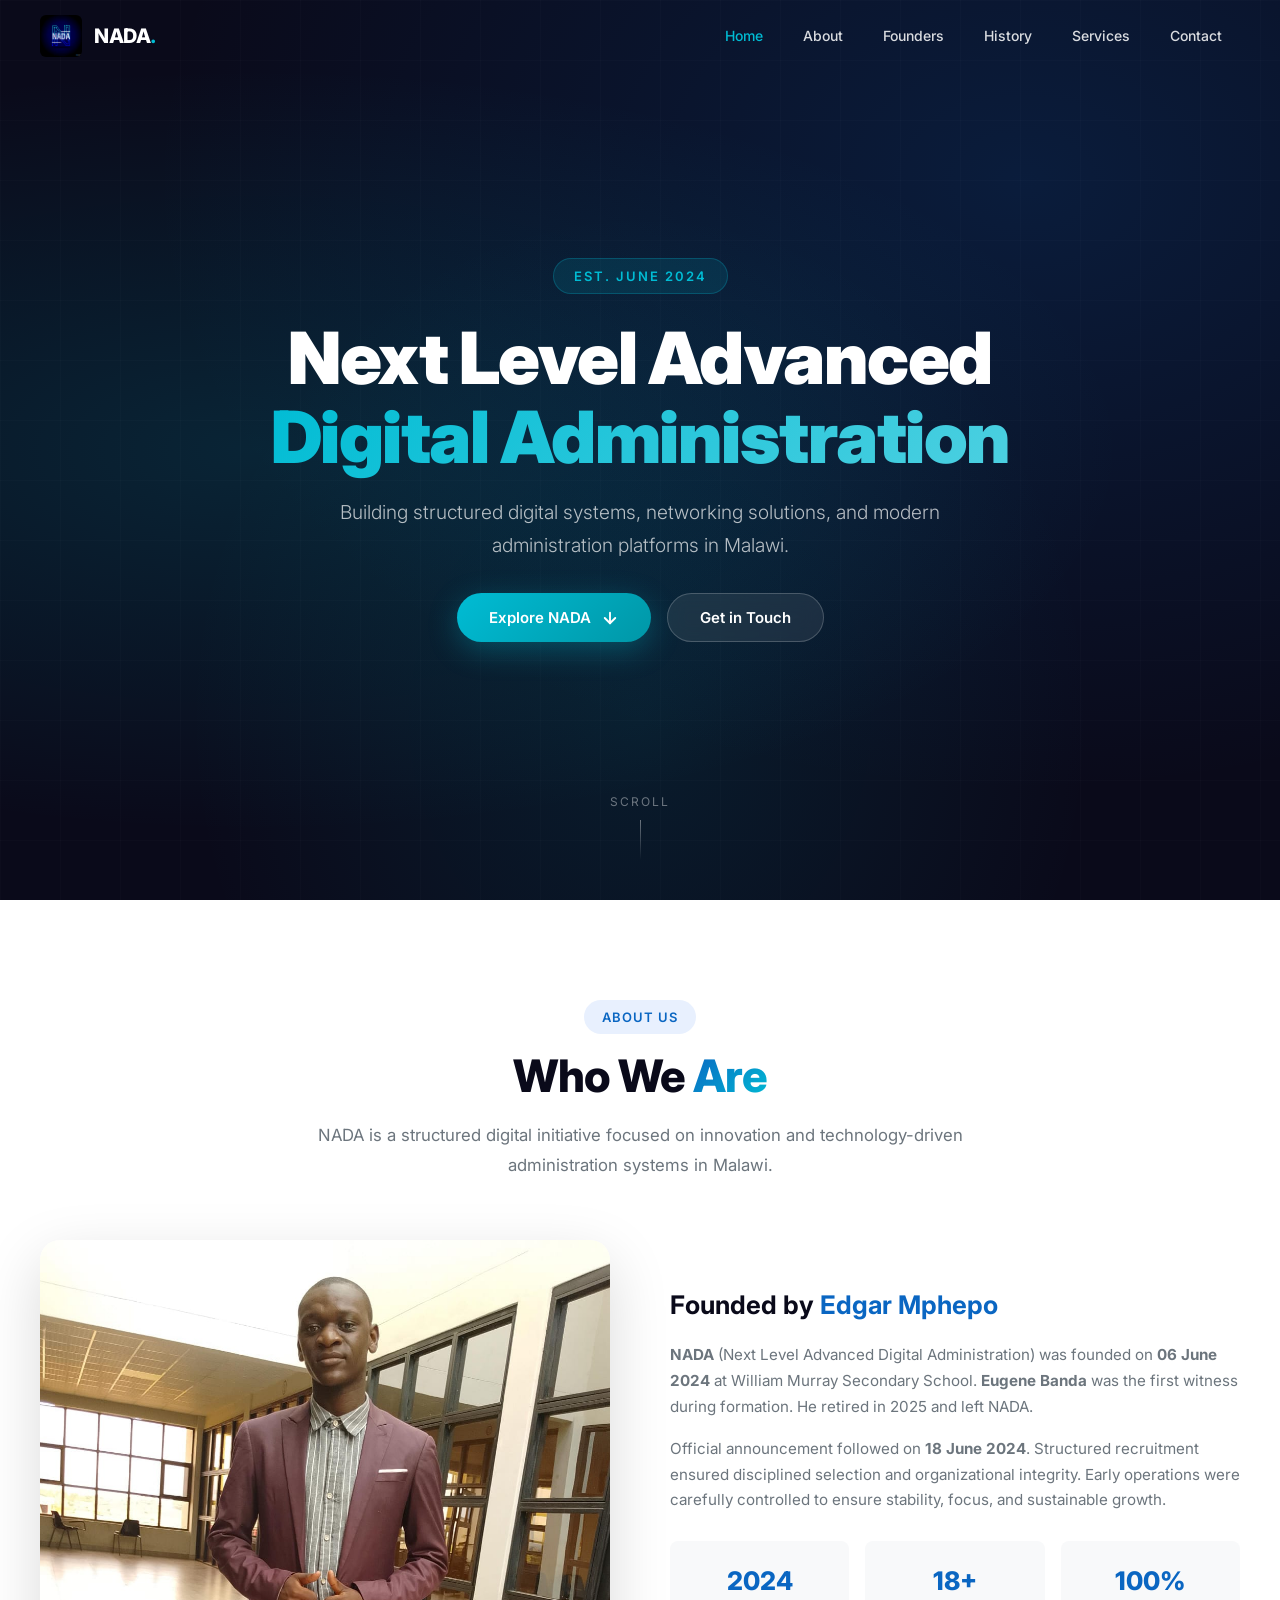
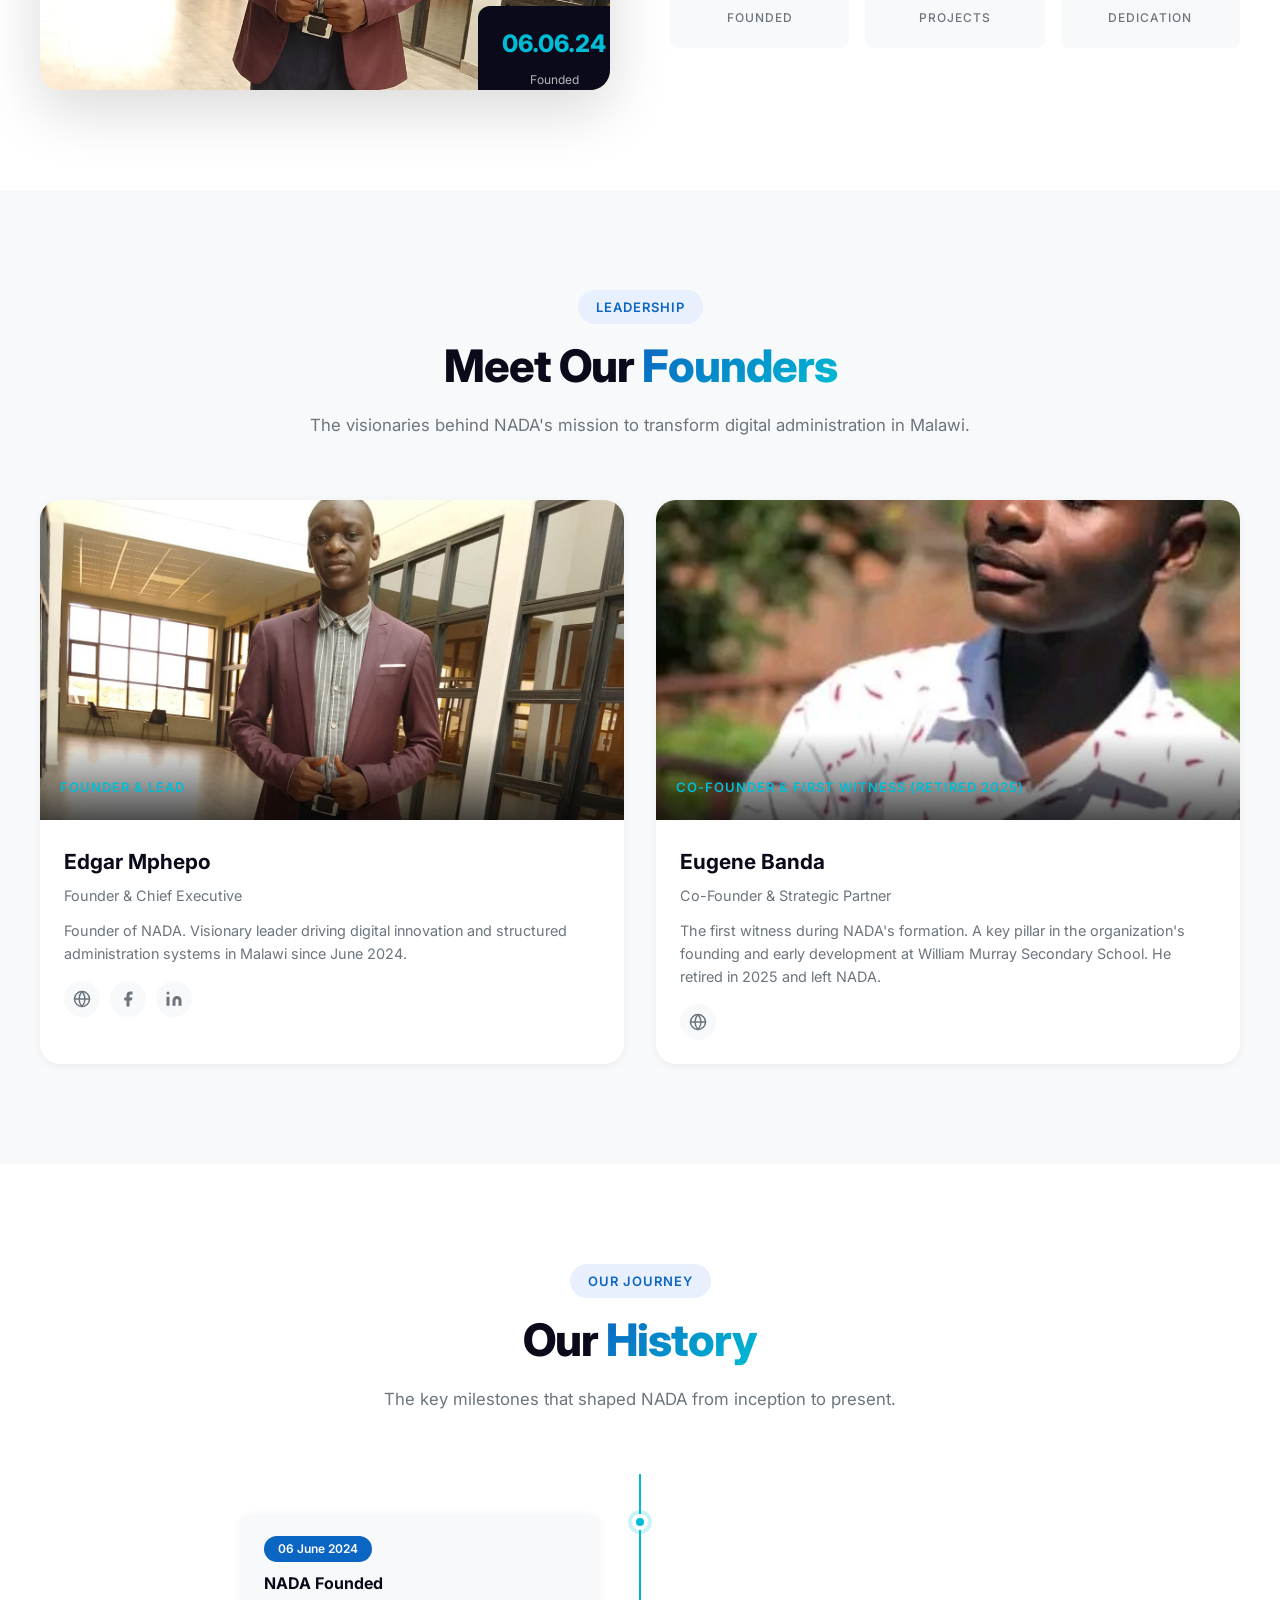
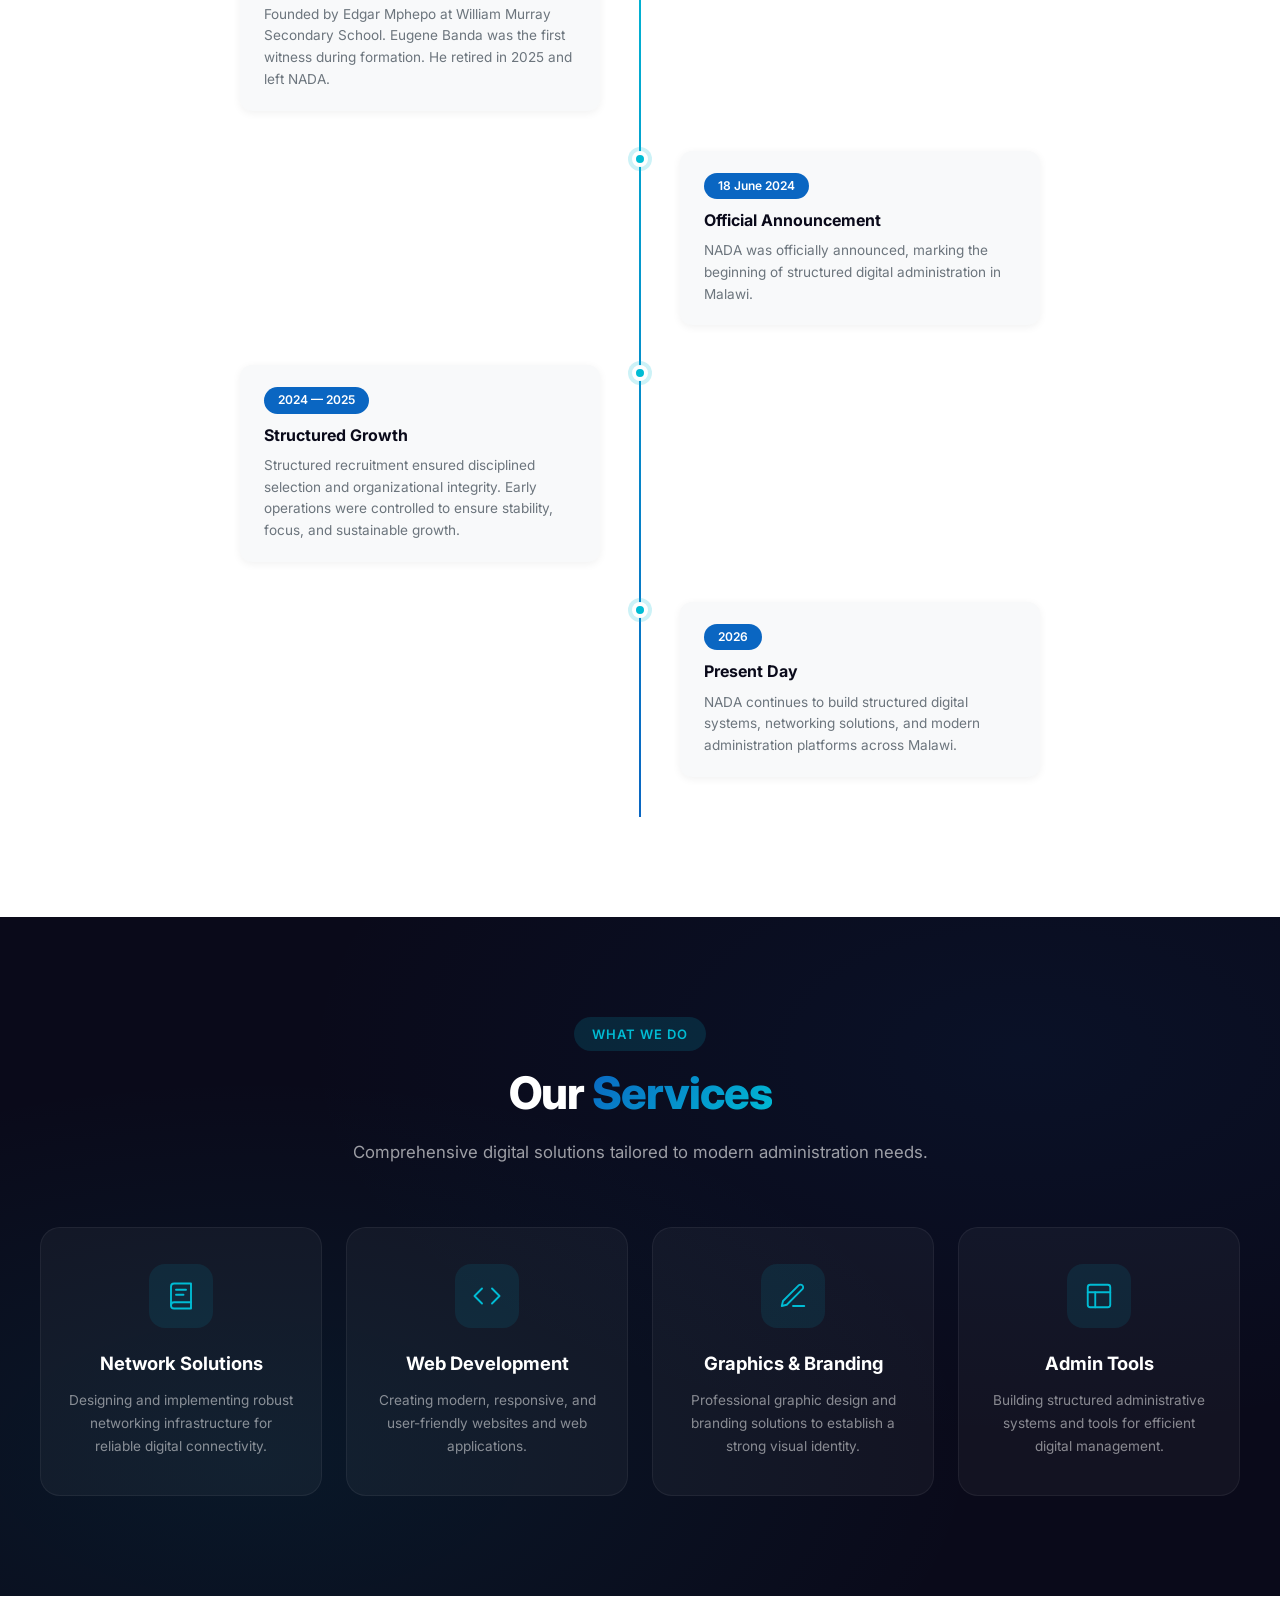
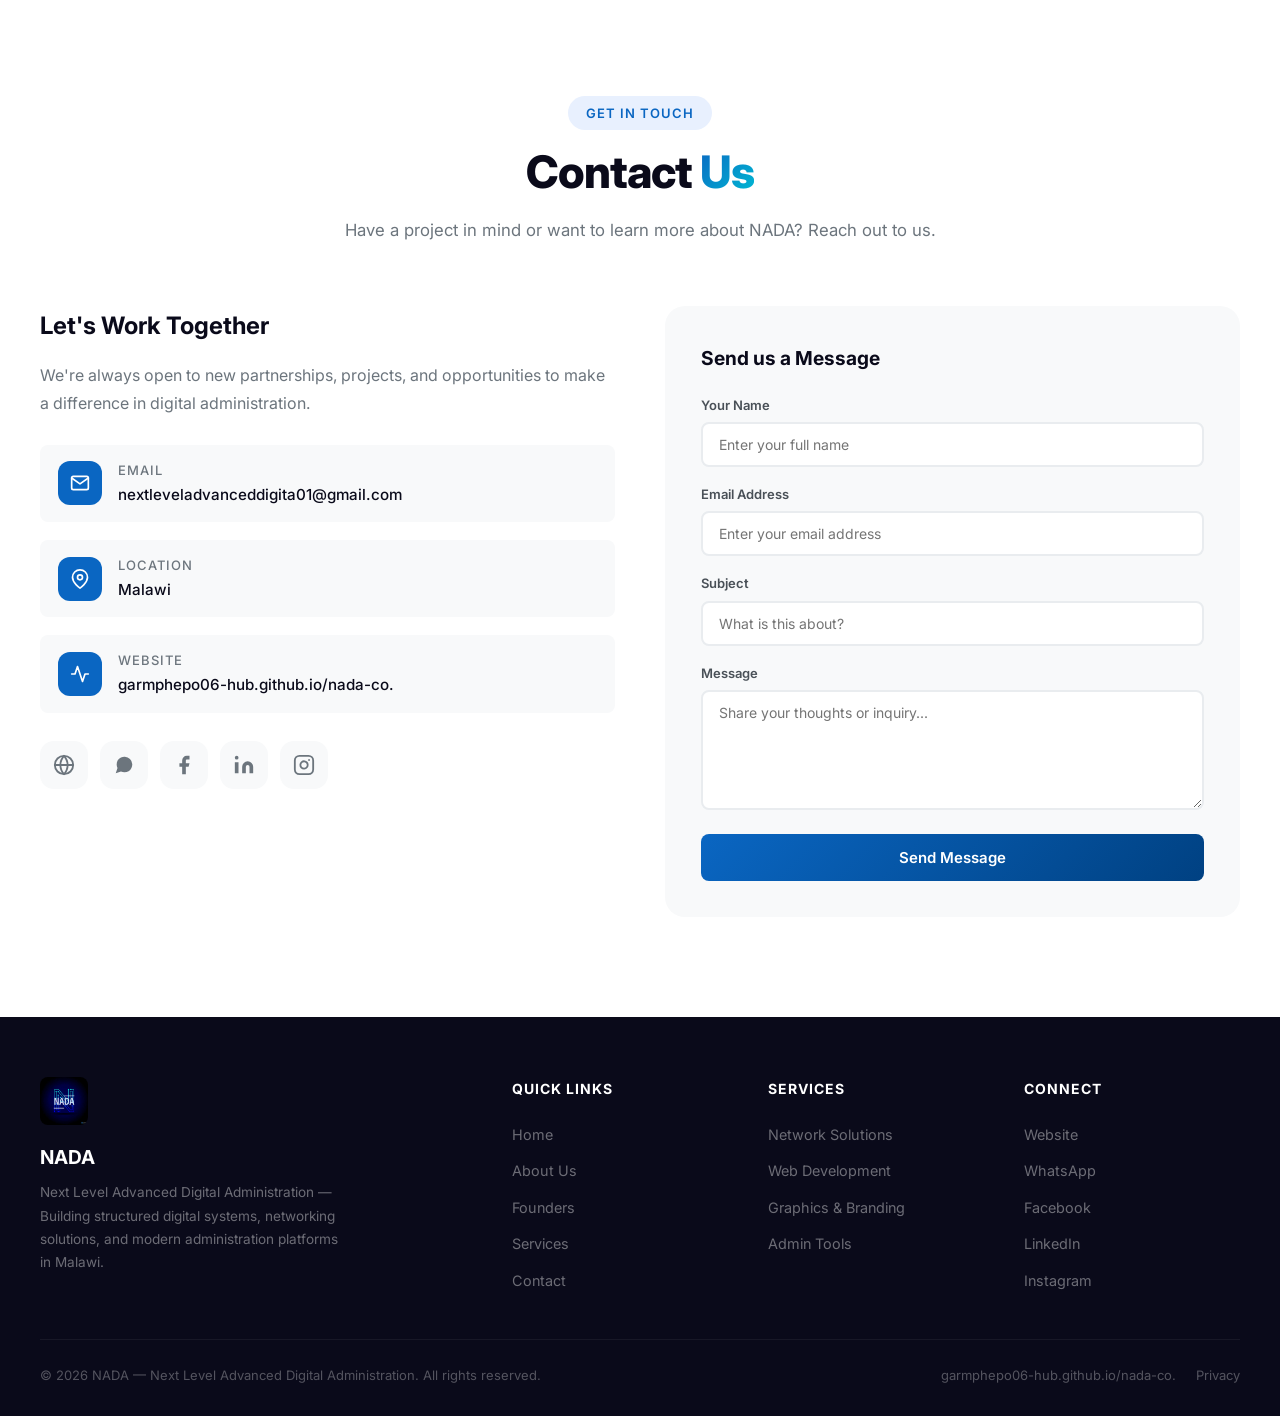
<file: index.html>
<!DOCTYPE html>
<html lang="en">
<head>
<meta charset="UTF-8">
<title>NADA — Next Level Advanced Digital Administration</title>
<meta name="viewport" content="width=device-width, initial-scale=1.0">
<meta name="description" content="NADA - Next Level Advanced Digital Administration. Building structured digital systems, networking solutions, and modern administration platforms in Malawi.">
<link rel="preconnect" href="https://fonts.googleapis.com">
<link href="https://fonts.googleapis.com/css2?family=Inter:wght@300;400;500;600;700;800;900&display=swap" rel="stylesheet">

<style>
/* ===== CSS VARIABLES ===== */
:root {
  --primary: #0a66c2;
  --primary-dark: #004182;
  --primary-light: #e8f0fe;
  --accent: #00bcd4;
  --accent-hover: #00a0b5;
  --dark: #0a0a1a;
  --dark-2: #12122a;
  --gray-100: #f8f9fa;
  --gray-200: #e9ecef;
  --gray-300: #dee2e6;
  --gray-400: #adb5bd;
  --gray-500: #6c757d;
  --gray-600: #495057;
  --white: #ffffff;
  --shadow-sm: 0 2px 8px rgba(0,0,0,0.06);
  --shadow-md: 0 8px 30px rgba(0,0,0,0.12);
  --shadow-lg: 0 20px 60px rgba(0,0,0,0.15);
  --shadow-xl: 0 30px 80px rgba(0,0,0,0.2);
  --radius-sm: 8px;
  --radius-md: 12px;
  --radius-lg: 20px;
  --radius-xl: 28px;
  --transition: all 0.3s cubic-bezier(0.4, 0, 0.2, 1);
  --max-width: 1200px;
}

/* ===== RESET & BASE ===== */
*, *::before, *::after {
  box-sizing: border-box;
  margin: 0;
  padding: 0;
}

html {
  scroll-behavior: smooth;
  scroll-padding-top: 80px;
  overflow-x: hidden;
  width: 100%;
  max-width: 100vw;
  position: relative;
}

body {
  font-family: 'Inter', -apple-system, BlinkMacSystemFont, sans-serif;
  background: var(--gray-100);
  color: #1a1a2e;
  line-height: 1.7;
  overflow-x: hidden;
  width: 100%;
  max-width: 100vw;
  position: relative;
  -webkit-font-smoothing: antialiased;
}

a {
  text-decoration: none;
  color: inherit;
}

ul { list-style: none; }

img {
  max-width: 100%;
  height: auto;
  display: block;
}

/* ===== PRELOADER ===== */
#preloader {
  position: fixed;
  inset: 0;
  background: var(--dark);
  display: flex;
  justify-content: center;
  align-items: center;
  z-index: 99999;
  transition: opacity 0.6s ease, visibility 0.6s ease;
}

#preloader.hidden {
  opacity: 0;
  visibility: hidden;
}

.loader-ring {
  width: 60px;
  height: 60px;
  border: 4px solid rgba(255,255,255,0.1);
  border-top-color: var(--accent);
  border-radius: 50%;
  animation: spin 0.8s linear infinite;
}

@keyframes spin {
  to { transform: rotate(360deg); }
}

/* ===== HEADER / NAVIGATION ===== */
header {
  position: fixed;
  top: 0;
  left: 0;
  width: 100%;
  max-width: 100vw;
  z-index: 1000;
  padding: 0 24px;
  transition: var(--transition);
  background: transparent;
}

header.scrolled {
  background: rgba(10, 10, 26, 0.95);
  backdrop-filter: blur(20px);
  -webkit-backdrop-filter: blur(20px);
  box-shadow: 0 4px 30px rgba(0,0,0,0.3);
}

header.scrolled .nav-logo-text {
  color: var(--white);
}

nav {
  max-width: var(--max-width);
  margin: 0 auto;
  display: flex;
  align-items: center;
  justify-content: space-between;
  height: 72px;
}

.nav-brand {
  display: flex;
  align-items: center;
  gap: 12px;
}

.nav-brand img {
  height: 42px;
  width: auto;
  border-radius: 6px;
}

.nav-logo-text {
  font-size: 20px;
  font-weight: 800;
  letter-spacing: -0.5px;
  color: var(--white);
  transition: var(--transition);
}

.nav-logo-text span {
  color: var(--accent);
}

.nav-links {
  display: flex;
  align-items: center;
  gap: 4px;
}

.nav-links a {
  color: rgba(255,255,255,0.85);
  padding: 8px 18px;
  border-radius: 8px;
  font-size: 14px;
  font-weight: 500;
  transition: var(--transition);
  position: relative;
}

.nav-links a::after {
  content: '';
  position: absolute;
  bottom: 2px;
  left: 50%;
  transform: translateX(-50%) scaleX(0);
  width: 60%;
  height: 2px;
  background: var(--accent);
  border-radius: 2px;
  transition: transform 0.3s ease;
}

.nav-links a:hover {
  color: var(--white);
  background: rgba(255,255,255,0.08);
}

.nav-links a:hover::after {
  transform: translateX(-50%) scaleX(1);
}

/* Hamburger */
.hamburger {
  display: none;
  flex-direction: column;
  gap: 5px;
  cursor: pointer;
  padding: 4px;
  background: none;
  border: none;
  z-index: 1001;
}

.hamburger span {
  display: block;
  width: 26px;
  height: 2.5px;
  background: var(--white);
  border-radius: 4px;
  transition: var(--transition);
  transform-origin: center;
}

.hamburger.active span:nth-child(1) {
  transform: rotate(45deg) translate(5px, 5px);
}

.hamburger.active span:nth-child(2) {
  opacity: 0;
  transform: translateX(-10px);
}

.hamburger.active span:nth-child(3) {
  transform: rotate(-45deg) translate(5px, -5px);
}

/* ===== HERO SECTION ===== */
.hero {
  min-height: 100vh;
  position: relative;
  display: flex;
  align-items: center;
  justify-content: center;
  overflow: hidden;
  background: var(--dark);
  max-width: 100vw;
}

.hero-bg {
  position: absolute;
  inset: 0;
  background:
    radial-gradient(ellipse at 20% 50%, rgba(0,188,212,0.15) 0%, transparent 60%),
    radial-gradient(ellipse at 80% 20%, rgba(10,102,194,0.2) 0%, transparent 60%),
    radial-gradient(ellipse at 50% 80%, rgba(0,188,212,0.1) 0%, transparent 50%);
  z-index: 1;
}

.hero-grid {
  position: absolute;
  inset: 0;
  background-image:
    linear-gradient(rgba(255,255,255,0.03) 1px, transparent 1px),
    linear-gradient(90deg, rgba(255,255,255,0.03) 1px, transparent 1px);
  background-size: 60px 60px;
  z-index: 1;
  opacity: 0.5;
}

.hero-particles {
  position: absolute;
  inset: 0;
  z-index: 1;
  overflow: hidden;
}

.particle {
  position: absolute;
  width: 4px;
  height: 4px;
  background: var(--accent);
  border-radius: 50%;
  opacity: 0;
  animation: particleFloat 8s infinite;
}

.particle:nth-child(1) { left: 10%; top: 20%; animation-delay: 0s; }
.particle:nth-child(2) { left: 25%; top: 60%; animation-delay: 1.2s; width: 6px; height: 6px; }
.particle:nth-child(3) { left: 45%; top: 10%; animation-delay: 2.5s; }
.particle:nth-child(4) { left: 60%; top: 70%; animation-delay: 0.8s; width: 3px; height: 3px; }
.particle:nth-child(5) { left: 75%; top: 30%; animation-delay: 3.2s; }
.particle:nth-child(6) { left: 90%; top: 50%; animation-delay: 1.8s; width: 5px; height: 5px; }
.particle:nth-child(7) { left: 35%; top: 85%; animation-delay: 4s; }
.particle:nth-child(8) { left: 80%; top: 90%; animation-delay: 2.2s; }

@keyframes particleFloat {
  0% { opacity: 0; transform: translateY(0) scale(0.5); }
  20% { opacity: 1; }
  100% { opacity: 0; transform: translateY(-120px) scale(1.5); }
}

.hero-content {
  position: relative;
  z-index: 2;
  text-align: center;
  padding: 20px;
  max-width: 800px;
}

.hero-badge {
  display: inline-block;
  background: rgba(0,188,212,0.12);
  border: 1px solid rgba(0,188,212,0.25);
  color: var(--accent);
  padding: 6px 20px;
  border-radius: 50px;
  font-size: 13px;
  font-weight: 600;
  letter-spacing: 2px;
  text-transform: uppercase;
  margin-bottom: 24px;
  animation: fadeDown 0.8s ease;
}

.hero-content h1 {
  font-size: clamp(2.5rem, 6vw, 4.5rem);
  font-weight: 900;
  color: var(--white);
  line-height: 1.1;
  letter-spacing: -1.5px;
  margin-bottom: 20px;
  animation: fadeDown 1s ease;
}

.hero-content h1 .highlight {
  background: linear-gradient(135deg, var(--accent), #4dd0e1);
  -webkit-background-clip: text;
  -webkit-text-fill-color: transparent;
  background-clip: text;
}

.hero-content p {
  font-size: clamp(1rem, 1.8vw, 1.2rem);
  color: rgba(255,255,255,0.7);
  max-width: 600px;
  margin: 0 auto 32px;
  font-weight: 300;
  animation: fadeUp 1.2s ease;
}

.hero-buttons {
  display: flex;
  gap: 16px;
  justify-content: center;
  flex-wrap: wrap;
  animation: fadeUp 1.4s ease;
}

.btn {
  display: inline-flex;
  align-items: center;
  gap: 10px;
  padding: 14px 32px;
  border-radius: 50px;
  font-size: 15px;
  font-weight: 600;
  border: none;
  cursor: pointer;
  transition: var(--transition);
  font-family: inherit;
}

.btn-primary {
  background: linear-gradient(135deg, var(--accent), #0097a7);
  color: var(--white);
  box-shadow: 0 8px 30px rgba(0,188,212,0.3);
}

.btn-primary:hover {
  transform: translateY(-3px);
  box-shadow: 0 12px 40px rgba(0,188,212,0.45);
}

.btn-secondary {
  background: rgba(255,255,255,0.08);
  color: var(--white);
  border: 1px solid rgba(255,255,255,0.2);
  backdrop-filter: blur(10px);
}

.btn-secondary:hover {
  background: rgba(255,255,255,0.15);
  border-color: rgba(255,255,255,0.4);
  transform: translateY(-3px);
}

.btn-outline {
  background: transparent;
  color: var(--primary);
  border: 2px solid var(--primary);
}

.btn-outline:hover {
  background: var(--primary);
  color: var(--white);
  transform: translateY(-3px);
}

.hero-scroll {
  position: absolute;
  bottom: 40px;
  left: 50%;
  transform: translateX(-50%);
  z-index: 2;
  display: flex;
  flex-direction: column;
  align-items: center;
  gap: 8px;
  color: rgba(255,255,255,0.4);
  font-size: 12px;
  letter-spacing: 2px;
  text-transform: uppercase;
  animation: bounce 2s infinite;
}

.scroll-line {
  width: 1px;
  height: 40px;
  background: linear-gradient(to bottom, rgba(255,255,255,0.4), transparent);
}

@keyframes bounce {
  0%, 100% { transform: translateX(-50%) translateY(0); }
  50% { transform: translateX(-50%) translateY(10px); }
}

/* ===== SECTION STYLES ===== */
section {
  padding: 100px 24px;
  max-width: 100vw;
  overflow: hidden;
}

.section-header {
  text-align: center;
  max-width: 700px;
  margin: 0 auto 60px;
}

.section-tag {
  display: inline-block;
  background: var(--primary-light);
  color: var(--primary);
  padding: 6px 18px;
  border-radius: 50px;
  font-size: 13px;
  font-weight: 600;
  letter-spacing: 1px;
  text-transform: uppercase;
  margin-bottom: 16px;
}

.section-header h2 {
  font-size: clamp(1.8rem, 4vw, 2.8rem);
  font-weight: 800;
  color: var(--dark);
  letter-spacing: -1px;
  line-height: 1.2;
  margin-bottom: 16px;
}

.section-header h2 span {
  background: linear-gradient(135deg, var(--primary), var(--accent));
  -webkit-background-clip: text;
  -webkit-text-fill-color: transparent;
  background-clip: text;
}

.section-header p {
  color: var(--gray-500);
  font-size: 1.05rem;
  line-height: 1.8;
}

.container {
  max-width: var(--max-width);
  margin: 0 auto;
}

/* ===== ABOUT SECTION ===== */
#about {
  background: var(--white);
}

.about-grid {
  display: grid;
  grid-template-columns: 1fr 1fr;
  gap: 60px;
  align-items: center;
}

.about-image {
  position: relative;
}

.about-image-wrapper {
  position: relative;
  border-radius: var(--radius-lg);
  overflow: hidden;
  box-shadow: var(--shadow-lg);
}

.about-image-wrapper img {
  width: 100%;
  height: 450px;
  object-fit: cover;
  display: block;
  transition: transform 0.6s ease;
}

.about-image-wrapper:hover img {
  transform: scale(1.03);
}

.about-image-badge {
  position: absolute;
  bottom: -20px;
  right: -20px;
  background: var(--dark);
  color: var(--white);
  padding: 18px 24px;
  border-radius: var(--radius-md);
  box-shadow: var(--shadow-lg);
  text-align: center;
  max-width: calc(100% - 20px);
}

.about-image-badge strong {
  display: block;
  font-size: 24px;
  font-weight: 800;
  color: var(--accent);
}

.about-image-badge span {
  font-size: 12px;
  color: rgba(255,255,255,0.7);
}

.about-text h3 {
  font-size: 1.6rem;
  font-weight: 700;
  margin-bottom: 16px;
  color: var(--dark);
}

.about-text p {
  color: var(--gray-500);
  margin-bottom: 16px;
  font-size: 0.95rem;
}

.about-stats {
  display: grid;
  grid-template-columns: repeat(3, 1fr);
  gap: 16px;
  margin-top: 28px;
}

.stat-item {
  text-align: center;
  padding: 18px 12px;
  background: var(--gray-100);
  border-radius: var(--radius-sm);
  transition: var(--transition);
}

.stat-item:hover {
  background: var(--primary-light);
  transform: translateY(-3px);
}

.stat-item strong {
  display: block;
  font-size: 1.6rem;
  font-weight: 800;
  color: var(--primary);
}

.stat-item span {
  font-size: 12px;
  color: var(--gray-500);
  font-weight: 500;
  text-transform: uppercase;
  letter-spacing: 1px;
}

/* ===== FOUNDERS SECTION ===== */
#founders {
  background: var(--gray-100);
}

.founders-grid {
  display: grid;
  grid-template-columns: repeat(auto-fit, minmax(280px, 1fr));
  gap: 32px;
}

.founder-card {
  background: var(--white);
  border-radius: var(--radius-lg);
  overflow: hidden;
  box-shadow: var(--shadow-sm);
  transition: var(--transition);
}

.founder-card:hover {
  transform: translateY(-8px);
  box-shadow: var(--shadow-lg);
}

.founder-image {
  height: 320px;
  overflow: hidden;
  position: relative;
}

.founder-image img {
  width: 100%;
  height: 100%;
  object-fit: cover;
  transition: transform 0.6s ease;
}

.founder-card:hover .founder-image img {
  transform: scale(1.05);
}

.founder-image-overlay {
  position: absolute;
  bottom: 0;
  left: 0;
  right: 0;
  padding: 40px 20px 20px;
  background: linear-gradient(to top, rgba(0,0,0,0.7), transparent);
}

.founder-role {
  color: var(--accent);
  font-size: 13px;
  font-weight: 600;
  letter-spacing: 1px;
  text-transform: uppercase;
}

.founder-info {
  padding: 24px;
}

.founder-info h3 {
  font-size: 1.3rem;
  font-weight: 700;
  margin-bottom: 4px;
  color: var(--dark);
}

.founder-title {
  color: var(--gray-500);
  font-size: 0.85rem;
  margin-bottom: 12px;
}

.founder-info p {
  color: var(--gray-500);
  font-size: 0.9rem;
  line-height: 1.6;
}

.founder-social {
  display: flex;
  gap: 10px;
  margin-top: 16px;
}

.founder-social a {
  width: 36px;
  height: 36px;
  background: var(--gray-100);
  border-radius: 50%;
  display: flex;
  align-items: center;
  justify-content: center;
  transition: var(--transition);
  color: var(--gray-500);
  font-size: 16px;
}

.founder-social a:hover {
  background: var(--primary);
  color: var(--white);
  transform: translateY(-2px);
}

/* ===== TIMELINE SECTION ===== */
#history {
  background: var(--white);
}

.timeline {
  position: relative;
  max-width: 800px;
  margin: 0 auto;
  padding: 20px 0;
}

.timeline::before {
  content: '';
  position: absolute;
  left: 50%;
  transform: translateX(-50%);
  width: 2px;
  height: 100%;
  background: linear-gradient(to bottom, var(--accent), var(--primary));
  top: 0;
}

.timeline-item {
  display: flex;
  justify-content: flex-start;
  padding: 20px 0;
  position: relative;
}

.timeline-item:nth-child(even) {
  justify-content: flex-end;
}

.timeline-dot {
  position: absolute;
  left: 50%;
  transform: translateX(-50%);
  width: 16px;
  height: 16px;
  background: var(--accent);
  border: 4px solid var(--white);
  border-radius: 50%;
  box-shadow: 0 0 0 4px rgba(0,188,212,0.2);
  z-index: 2;
}

.timeline-content {
  width: 45%;
  background: var(--gray-100);
  padding: 20px 24px;
  border-radius: var(--radius-md);
  box-shadow: var(--shadow-sm);
  transition: var(--transition);
}

.timeline-content:hover {
  transform: translateY(-4px);
  box-shadow: var(--shadow-md);
}

.timeline-content .date {
  display: inline-block;
  background: var(--primary);
  color: var(--white);
  padding: 3px 14px;
  border-radius: 50px;
  font-size: 12px;
  font-weight: 600;
  margin-bottom: 8px;
}

.timeline-content h4 {
  font-size: 1rem;
  font-weight: 700;
  margin-bottom: 6px;
  color: var(--dark);
}

.timeline-content p {
  font-size: 0.85rem;
  color: var(--gray-500);
  line-height: 1.6;
}

/* ===== SERVICES SECTION ===== */
#services {
  background: var(--dark);
  position: relative;
  overflow: hidden;
}

#services::before {
  content: '';
  position: absolute;
  inset: 0;
  background:
    radial-gradient(ellipse at 20% 80%, rgba(0,188,212,0.08) 0%, transparent 50%),
    radial-gradient(ellipse at 80% 20%, rgba(10,102,194,0.08) 0%, transparent 50%);
  pointer-events: none;
}

#services .section-tag {
  background: rgba(0,188,212,0.15);
  color: var(--accent);
}

#services .section-header h2 {
  color: var(--white);
}

#services .section-header p {
  color: rgba(255,255,255,0.6);
}

.services-grid {
  display: grid;
  grid-template-columns: repeat(auto-fit, minmax(250px, 1fr));
  gap: 24px;
  position: relative;
  z-index: 1;
}

.service-card {
  background: rgba(255,255,255,0.04);
  border: 1px solid rgba(255,255,255,0.06);
  border-radius: var(--radius-lg);
  padding: 36px 28px;
  text-align: center;
  transition: var(--transition);
  position: relative;
  overflow: hidden;
}

.service-card::before {
  content: '';
  position: absolute;
  top: 0;
  left: 0;
  right: 0;
  height: 3px;
  background: linear-gradient(90deg, var(--accent), var(--primary));
  transform: scaleX(0);
  transition: transform 0.4s ease;
  transform-origin: left;
}

.service-card:hover::before {
  transform: scaleX(1);
}

.service-card:hover {
  transform: translateY(-8px);
  background: rgba(255,255,255,0.08);
  border-color: rgba(0,188,212,0.2);
  box-shadow: 0 20px 60px rgba(0,0,0,0.3);
}

.service-icon {
  width: 64px;
  height: 64px;
  margin: 0 auto 20px;
  background: rgba(0,188,212,0.1);
  border-radius: 16px;
  display: flex;
  align-items: center;
  justify-content: center;
  font-size: 28px;
  transition: var(--transition);
}

.service-card:hover .service-icon {
  background: rgba(0,188,212,0.2);
  transform: scale(1.1) rotate(5deg);
}

.service-card h3 {
  color: var(--white);
  font-size: 1.15rem;
  font-weight: 700;
  margin-bottom: 10px;
}

.service-card p {
  color: rgba(255,255,255,0.5);
  font-size: 0.85rem;
  line-height: 1.7;
}

/* ===== CONTACT SECTION ===== */
#contact {
  background: var(--white);
}

.contact-grid {
  display: grid;
  grid-template-columns: 1fr 1fr;
  gap: 50px;
}

.contact-info h3 {
  font-size: 1.5rem;
  font-weight: 700;
  margin-bottom: 16px;
  color: var(--dark);
}

.contact-info > p {
  color: var(--gray-500);
  margin-bottom: 28px;
}

.contact-details {
  display: flex;
  flex-direction: column;
  gap: 18px;
}

.contact-item {
  display: flex;
  align-items: center;
  gap: 16px;
  padding: 14px 18px;
  background: var(--gray-100);
  border-radius: var(--radius-sm);
  transition: var(--transition);
}

.contact-item:hover {
  background: var(--primary-light);
  transform: translateX(5px);
}

.contact-item-icon {
  width: 44px;
  height: 44px;
  background: var(--primary);
  border-radius: 12px;
  display: flex;
  align-items: center;
  justify-content: center;
  font-size: 18px;
  flex-shrink: 0;
  color: var(--white);
}

.contact-item-text strong {
  display: block;
  font-size: 13px;
  color: var(--gray-500);
  font-weight: 500;
  text-transform: uppercase;
  letter-spacing: 1px;
}

.contact-item-text span {
  font-size: 0.95rem;
  color: var(--dark);
  font-weight: 500;
}

/* Social Links */
.social-links {
  display: flex;
  gap: 12px;
  margin-top: 28px;
}

.social-link {
  width: 48px;
  height: 48px;
  background: var(--gray-100);
  border-radius: 14px;
  display: flex;
  align-items: center;
  justify-content: center;
  font-size: 20px;
  color: var(--gray-500);
  transition: var(--transition);
}

.social-link:hover {
  background: var(--primary);
  color: var(--white);
  transform: translateY(-4px);
  box-shadow: 0 8px 25px rgba(10,102,194,0.3);
}

.contact-form {
  background: var(--gray-100);
  padding: 36px;
  border-radius: var(--radius-lg);
}

.contact-form h4 {
  font-size: 1.2rem;
  font-weight: 700;
  margin-bottom: 20px;
  color: var(--dark);
}

.form-group {
  margin-bottom: 16px;
}

.form-group label {
  display: block;
  font-size: 13px;
  font-weight: 600;
  color: var(--gray-600);
  margin-bottom: 6px;
}

.form-group input,
.form-group textarea {
  width: 100%;
  padding: 12px 16px;
  border: 2px solid var(--gray-200);
  border-radius: var(--radius-sm);
  font-family: inherit;
  font-size: 14px;
  transition: var(--transition);
  background: var(--white);
  outline: none;
}

.form-group input:focus,
.form-group textarea:focus {
  border-color: var(--primary);
  box-shadow: 0 0 0 4px rgba(10,102,194,0.1);
}

.form-group textarea {
  resize: vertical;
  min-height: 120px;
}

.btn-submit {
  width: 100%;
  padding: 14px;
  background: linear-gradient(135deg, var(--primary), var(--primary-dark));
  color: var(--white);
  border: none;
  border-radius: var(--radius-sm);
  font-size: 15px;
  font-weight: 600;
  cursor: pointer;
  transition: var(--transition);
  font-family: inherit;
}

.btn-submit:hover {
  transform: translateY(-2px);
  box-shadow: 0 8px 30px rgba(10,102,194,0.3);
}

/* ===== FOOTER ===== */
footer {
  background: var(--dark);
  padding: 60px 24px 30px;
  position: relative;
  max-width: 100vw;
  overflow: hidden;
}

.footer-grid {
  max-width: var(--max-width);
  margin: 0 auto;
  display: grid;
  grid-template-columns: 2fr 1fr 1fr 1fr;
  gap: 40px;
  margin-bottom: 40px;
}

.footer-brand img {
  height: 48px;
  margin-bottom: 16px;
  border-radius: 8px;
}

.footer-brand h4 {
  color: var(--white);
  font-size: 1.2rem;
  font-weight: 700;
  margin-bottom: 8px;
}

.footer-brand p {
  color: rgba(255,255,255,0.4);
  font-size: 0.85rem;
  line-height: 1.7;
  max-width: 300px;
}

.footer-col h5 {
  color: var(--white);
  font-size: 14px;
  font-weight: 700;
  text-transform: uppercase;
  letter-spacing: 1px;
  margin-bottom: 16px;
}

.footer-col a {
  display: block;
  color: rgba(255,255,255,0.4);
  font-size: 0.9rem;
  padding: 6px 0;
  transition: var(--transition);
}

.footer-col a:hover {
  color: var(--accent);
  padding-left: 6px;
}

.footer-bottom {
  max-width: var(--max-width);
  margin: 0 auto;
  padding-top: 24px;
  border-top: 1px solid rgba(255,255,255,0.06);
  display: flex;
  justify-content: space-between;
  align-items: center;
  flex-wrap: wrap;
  gap: 12px;
}

.footer-bottom p {
  color: rgba(255,255,255,0.3);
  font-size: 13px;
}

.footer-bottom-links {
  display: flex;
  gap: 20px;
}

.footer-bottom-links a {
  color: rgba(255,255,255,0.3);
  font-size: 13px;
  transition: var(--transition);
}

.footer-bottom-links a:hover {
  color: var(--accent);
}

/* ===== BACK TO TOP ===== */
.back-to-top {
  position: fixed;
  bottom: 30px;
  right: 30px;
  width: 48px;
  height: 48px;
  background: linear-gradient(135deg, var(--accent), #0097a7);
  color: var(--white);
  border: none;
  border-radius: 50%;
  font-size: 20px;
  cursor: pointer;
  z-index: 999;
  opacity: 0;
  visibility: hidden;
  transform: translateY(20px);
  transition: var(--transition);
  box-shadow: 0 8px 30px rgba(0,188,212,0.3);
}

.back-to-top.visible {
  opacity: 1;
  visibility: visible;
  transform: translateY(0);
}

.back-to-top:hover {
  transform: translateY(-4px);
  box-shadow: 0 12px 40px rgba(0,188,212,0.45);
}

/* ===== ANIMATIONS ===== */
@keyframes fadeDown {
  from { opacity: 0; transform: translateY(-30px); }
  to { opacity: 1; transform: translateY(0); }
}

@keyframes fadeUp {
  from { opacity: 0; transform: translateY(30px); }
  to { opacity: 1; transform: translateY(0); }
}

/* ===== REVEAL ON SCROLL ===== */
.reveal {
  opacity: 0;
  transform: translateY(40px);
  transition: opacity 0.7s ease, transform 0.7s ease;
}

.reveal.visible {
  opacity: 1;
  transform: translateY(0);
}

/* ===== RESPONSIVE DESIGN ===== */
@media (max-width: 1024px) {
  .about-grid {
    gap: 40px;
  }

  .footer-grid {
    grid-template-columns: 1fr 1fr;
    gap: 30px;
  }
}

@media (max-width: 900px) {
  .hero-content h1 {
    font-size: 2.8rem;
  }

  .about-grid {
    grid-template-columns: 1fr;
    gap: 40px;
  }

  .about-image-wrapper img {
    height: 350px;
  }

  .contact-grid {
    grid-template-columns: 1fr;
    gap: 40px;
  }

  .timeline::before {
    left: 20px;
  }

  .timeline-item,
  .timeline-item:nth-child(even) {
    justify-content: flex-start;
    padding-left: 50px;
  }

  .timeline-dot {
    left: 20px;
  }

  .timeline-content {
    width: 100%;
  }

  .footer-grid {
    grid-template-columns: 1fr;
    gap: 30px;
  }
}

@media (max-width: 768px) {
  .nav-links {
    position: fixed;
    top: 0;
    right: -100%;
    width: 280px;
    max-width: 85vw;
    height: 100vh;
    background: rgba(10, 10, 26, 0.98);
    backdrop-filter: blur(20px);
    flex-direction: column;
    align-items: flex-start;
    padding: 100px 24px 30px;
    gap: 8px;
    transition: right 0.4s cubic-bezier(0.4, 0, 0.2, 1);
    box-shadow: -10px 0 40px rgba(0,0,0,0.3);
  }

  .nav-links.open {
    right: 0;
  }

  .nav-links a {
    width: 100%;
    padding: 12px 16px;
    font-size: 16px;
  }

  .nav-links a::after {
    display: none;
  }

  .hamburger {
    display: flex;
  }

  /* Mobile overlay */
  .nav-overlay {
    position: fixed;
    inset: 0;
    background: rgba(0,0,0,0.5);
    z-index: 999;
    opacity: 0;
    visibility: hidden;
    transition: var(--transition);
  }

  .nav-overlay.active {
    opacity: 1;
    visibility: visible;
  }

  .hero-content h1 {
    font-size: 2.2rem;
  }

  .hero-buttons {
    flex-direction: column;
    align-items: center;
  }

  .btn {
    width: 100%;
    max-width: 280px;
    justify-content: center;
  }

  section {
    padding: 70px 20px;
  }

  .founders-grid {
    grid-template-columns: 1fr;
  }

  .about-stats {
    grid-template-columns: repeat(3, 1fr);
    gap: 10px;
  }

  .stat-item strong {
    font-size: 1.3rem;
  }

  .contact-form {
    padding: 24px;
  }

  .footer-bottom {
    flex-direction: column;
    text-align: center;
  }
}

@media (max-width: 480px) {
  header {
    padding: 0 16px;
  }

  .hero-content {
    padding: 16px;
  }

  .hero-content h1 {
    font-size: 1.8rem;
  }

  .hero-badge {
    font-size: 11px;
    padding: 5px 14px;
  }

  .about-stats {
    grid-template-columns: 1fr;
  }

  .about-image-badge {
    position: relative;
    bottom: 0;
    right: auto;
    left: 0;
    margin-top: -10px;
    border-radius: 0 0 var(--radius-md) var(--radius-md);
    max-width: 100%;
  }

  .about-image-wrapper {
    overflow: hidden;
  }

  .founder-image {
    height: 260px;
  }

  .social-links {
    flex-wrap: wrap;
  }

  .back-to-top {
    width: 40px;
    height: 40px;
    font-size: 16px;
    bottom: 20px;
    right: 20px;
  }

  .hero-scroll {
    bottom: 20px;
  }
}
</style>
</head>

<body>

<!-- ===== PRELOADER ===== -->
<div id="preloader">
  <div class="loader-ring"></div>
</div>

<!-- ===== MOBILE OVERLAY ===== -->
<div class="nav-overlay" id="navOverlay" onclick="closeNav()"></div>

<!-- ===== HEADER ===== -->
<header id="header">
  <nav>
    <div class="nav-brand">
      <img src="LOGO.jpg" alt="NADA Logo" loading="lazy">
      <span class="nav-logo-text">NADA<span>.</span></span>
    </div>

    <button class="hamburger" id="hamburger" onclick="toggleNav()" aria-label="Toggle navigation menu">
      <span></span>
      <span></span>
      <span></span>
    </button>

    <ul class="nav-links" id="navLinks">
      <li><a href="#home" onclick="closeNav()">Home</a></li>
      <li><a href="#about" onclick="closeNav()">About</a></li>
      <li><a href="#founders" onclick="closeNav()">Founders</a></li>
      <li><a href="#history" onclick="closeNav()">History</a></li>
      <li><a href="#services" onclick="closeNav()">Services</a></li>
      <li><a href="#contact" onclick="closeNav()">Contact</a></li>
    </ul>
  </nav>
</header>

<!-- ===== HERO SECTION ===== -->
<section class="hero" id="home">
  <div class="hero-bg"></div>
  <div class="hero-grid"></div>
  <div class="hero-particles">
    <div class="particle"></div>
    <div class="particle"></div>
    <div class="particle"></div>
    <div class="particle"></div>
    <div class="particle"></div>
    <div class="particle"></div>
    <div class="particle"></div>
    <div class="particle"></div>
  </div>

  <div class="hero-content">
    <div class="hero-badge">Est. June 2024</div>
    <h1>Next Level Advanced<br><span class="highlight">Digital Administration</span></h1>
    <p>Building structured digital systems, networking solutions, and modern administration platforms in Malawi.</p>
    <div class="hero-buttons">
      <button class="btn btn-primary" onclick="document.getElementById('about').scrollIntoView({behavior:'smooth'})">
        Explore NADA
        <svg width="18" height="18" viewBox="0 0 24 24" fill="none" stroke="currentColor" stroke-width="2.5" stroke-linecap="round" stroke-linejoin="round"><line x1="12" y1="5" x2="12" y2="19"/><polyline points="19 12 12 19 5 12"/></svg>
      </button>
      <button class="btn btn-secondary" onclick="document.getElementById('contact').scrollIntoView({behavior:'smooth'})">
        Get in Touch
      </button>
    </div>
  </div>

  <div class="hero-scroll">
    <span>Scroll</span>
    <div class="scroll-line"></div>
  </div>
</section>

<!-- ===== ABOUT SECTION ===== -->
<section id="about">
  <div class="container">
    <div class="section-header reveal">
      <div class="section-tag">About Us</div>
      <h2>Who We <span>Are</span></h2>
      <p>NADA is a structured digital initiative focused on innovation and technology-driven administration systems in Malawi.</p>
    </div>

    <div class="about-grid">
      <div class="about-image reveal">
        <div class="about-image-wrapper">
          <img src="boss.jpg" alt="Edgar Mphepo - Founder of NADA" loading="lazy">
          <div class="about-image-badge">
            <strong>06.06.24</strong>
            <span>Founded</span>
          </div>
        </div>
      </div>

      <div class="about-text reveal">
        <h3>Founded by <span style="color:var(--primary)">Edgar Mphepo</span></h3>
        <p>
          <strong>NADA</strong> (Next Level Advanced Digital Administration) was founded on <strong>06 June 2024</strong>
          at William Murray Secondary School. <strong>Eugene Banda</strong> was the first witness during formation. He retired in 2025 and left NADA.
        </p>
        <p>
          Official announcement followed on <strong>18 June 2024</strong>. Structured recruitment ensured disciplined
          selection and organizational integrity. Early operations were carefully controlled to ensure stability,
          focus, and sustainable growth.
        </p>

        <div class="about-stats">
          <div class="stat-item">
            <strong>2024</strong>
            <span>Founded</span>
          </div>
          <div class="stat-item">
            <strong>18+</strong>
            <span>Projects</span>
          </div>
          <div class="stat-item">
            <strong>100%</strong>
            <span>Dedication</span>
          </div>
        </div>
      </div>
    </div>
  </div>
</section>

<!-- ===== FOUNDERS SECTION ===== -->
<section id="founders">
  <div class="container">
    <div class="section-header reveal">
      <div class="section-tag">Leadership</div>
      <h2>Meet Our <span>Founders</span></h2>
      <p>The visionaries behind NADA's mission to transform digital administration in Malawi.</p>
    </div>

    <div class="founders-grid">
      <!-- Founder 1: Edgar Mphepo -->
      <div class="founder-card reveal">
        <div class="founder-image">
          <img src="boss.jpg" alt="Edgar Mphepo - Founder of NADA" loading="lazy">
          <div class="founder-image-overlay">
            <span class="founder-role">Founder & Lead</span>
          </div>
        </div>
        <div class="founder-info">
          <h3>Edgar Mphepo</h3>
          <p class="founder-title">Founder & Chief Executive</p>
          <p>Founder of NADA. Visionary leader driving digital innovation and structured administration systems in Malawi since June 2024.</p>
          <div class="founder-social">
            <a href="https://garmphepo06-hub.github.io/nada-co./" target="_blank" title="NADA Website" aria-label="NADA Website">
              <svg width="18" height="18" viewBox="0 0 24 24" fill="none" stroke="currentColor" stroke-width="2" stroke-linecap="round" stroke-linejoin="round"><circle cx="12" cy="12" r="10"/><line x1="2" y1="12" x2="22" y2="12"/><path d="M12 2a15.3 15.3 0 0 1 4 10 15.3 15.3 0 0 1-4 10 15.3 15.3 0 0 1-4-10 15.3 15.3 0 0 1 4-10z"/></svg>
            </a>
            <a href="https://www.facebook.com/profile.php?id=61564158195804" target="_blank" title="Facebook" aria-label="Facebook">
              <svg width="18" height="18" viewBox="0 0 24 24" fill="currentColor"><path d="M18 2h-3a5 5 0 0 0-5 5v3H7v4h3v8h4v-8h3l1-4h-4V7a1 1 0 0 1 1-1h3z"/></svg>
            </a>
            <a href="https://www.linkedin.com/in/edgar-mphepo-6940553b8" target="_blank" title="LinkedIn" aria-label="LinkedIn">
              <svg width="18" height="18" viewBox="0 0 24 24" fill="currentColor"><path d="M16 8a6 6 0 0 1 6 6v7h-4v-7a2 2 0 0 0-2-2 2 2 0 0 0-2 2v7h-4v-7a6 6 0 0 1 6-6z"/><rect x="2" y="9" width="4" height="12"/><circle cx="4" cy="4" r="2"/></svg>
            </a>
          </div>
        </div>
      </div>

      <!-- Founder 2: Eugene Banda -->
      <div class="founder-card reveal">
        <div class="founder-image">
          <img src="eugene.jpeg" alt="Eugene Banda - Co-Founder of NADA" loading="lazy">
          <div class="founder-image-overlay">
            <span class="founder-role">Co-Founder & First Witness (Retired 2025)</span>
          </div>
        </div>
        <div class="founder-info">
          <h3>Eugene Banda</h3>
          <p class="founder-title">Co-Founder & Strategic Partner</p>
          <p>The first witness during NADA's formation. A key pillar in the organization's founding and early development at William Murray Secondary School. He retired in 2025 and left NADA.</p>
          <div class="founder-social">
            <a href="https://garmphepo06-hub.github.io/nada-co./" target="_blank" title="NADA Website" aria-label="NADA Website">
              <svg width="18" height="18" viewBox="0 0 24 24" fill="none" stroke="currentColor" stroke-width="2" stroke-linecap="round" stroke-linejoin="round"><circle cx="12" cy="12" r="10"/><line x1="2" y1="12" x2="22" y2="12"/><path d="M12 2a15.3 15.3 0 0 1 4 10 15.3 15.3 0 0 1-4 10 15.3 15.3 0 0 1-4-10 15.3 15.3 0 0 1 4-10z"/></svg>
            </a>
          </div>
        </div>
      </div>
    </div>
  </div>
</section>

<!-- ===== HISTORY / TIMELINE SECTION ===== -->
<section id="history">
  <div class="container">
    <div class="section-header reveal">
      <div class="section-tag">Our Journey</div>
      <h2>Our <span>History</span></h2>
      <p>The key milestones that shaped NADA from inception to present.</p>
    </div>

    <div class="timeline">
      <div class="timeline-item reveal">
        <div class="timeline-dot"></div>
        <div class="timeline-content">
          <span class="date">06 June 2024</span>
          <h4>NADA Founded</h4>
          <p>Founded by Edgar Mphepo at William Murray Secondary School. Eugene Banda was the first witness during formation. He retired in 2025 and left NADA.</p>
        </div>
      </div>

      <div class="timeline-item reveal">
        <div class="timeline-dot"></div>
        <div class="timeline-content">
          <span class="date">18 June 2024</span>
          <h4>Official Announcement</h4>
          <p>NADA was officially announced, marking the beginning of structured digital administration in Malawi.</p>
        </div>
      </div>

      <div class="timeline-item reveal">
        <div class="timeline-dot"></div>
        <div class="timeline-content">
          <span class="date">2024 — 2025</span>
          <h4>Structured Growth</h4>
          <p>Structured recruitment ensured disciplined selection and organizational integrity. Early operations were controlled to ensure stability, focus, and sustainable growth.</p>
        </div>
      </div>

      <div class="timeline-item reveal">
        <div class="timeline-dot"></div>
        <div class="timeline-content">
          <span class="date">2026</span>
          <h4>Present Day</h4>
          <p>NADA continues to build structured digital systems, networking solutions, and modern administration platforms across Malawi.</p>
        </div>
      </div>
    </div>
  </div>
</section>

<!-- ===== SERVICES SECTION ===== -->
<section id="services">
  <div class="container">
    <div class="section-header reveal">
      <div class="section-tag">What We Do</div>
      <h2 style="color:#fff;">Our <span>Services</span></h2>
      <p>Comprehensive digital solutions tailored to modern administration needs.</p>
    </div>

    <div class="services-grid">
      <div class="service-card reveal">
        <div class="service-icon">
          <svg width="30" height="30" viewBox="0 0 24 24" fill="none" stroke="var(--accent)" stroke-width="1.5" stroke-linecap="round" stroke-linejoin="round"><path d="M4 19.5A2.5 2.5 0 0 1 6.5 17H20"/><path d="M6.5 2H20v20H6.5A2.5 2.5 0 0 1 4 19.5v-15A2.5 2.5 0 0 1 6.5 2z"/><line x1="8" y1="7" x2="16" y2="7"/><line x1="8" y1="11" x2="14" y2="11"/></svg>
        </div>
        <h3>Network Solutions</h3>
        <p>Designing and implementing robust networking infrastructure for reliable digital connectivity.</p>
      </div>

      <div class="service-card reveal">
        <div class="service-icon">
          <svg width="30" height="30" viewBox="0 0 24 24" fill="none" stroke="var(--accent)" stroke-width="1.5" stroke-linecap="round" stroke-linejoin="round"><polyline points="16 18 22 12 16 6"/><polyline points="8 6 2 12 8 18"/></svg>
        </div>
        <h3>Web Development</h3>
        <p>Creating modern, responsive, and user-friendly websites and web applications.</p>
      </div>

      <div class="service-card reveal">
        <div class="service-icon">
          <svg width="30" height="30" viewBox="0 0 24 24" fill="none" stroke="var(--accent)" stroke-width="1.5" stroke-linecap="round" stroke-linejoin="round"><path d="M12 20h9"/><path d="M16.5 3.5a2.121 2.121 0 0 1 3 3L7 19l-4 1 1-4L16.5 3.5z"/></svg>
        </div>
        <h3>Graphics & Branding</h3>
        <p>Professional graphic design and branding solutions to establish a strong visual identity.</p>
      </div>

      <div class="service-card reveal">
        <div class="service-icon">
          <svg width="30" height="30" viewBox="0 0 24 24" fill="none" stroke="var(--accent)" stroke-width="1.5" stroke-linecap="round" stroke-linejoin="round"><rect x="3" y="3" width="18" height="18" rx="2" ry="2"/><line x1="3" y1="9" x2="21" y2="9"/><line x1="9" y1="21" x2="9" y2="9"/></svg>
        </div>
        <h3>Admin Tools</h3>
        <p>Building structured administrative systems and tools for efficient digital management.</p>
      </div>
    </div>
  </div>
</section>

<!-- ===== CONTACT SECTION ===== -->
<section id="contact">
  <div class="container">
    <div class="section-header reveal">
      <div class="section-tag">Get in Touch</div>
      <h2>Contact <span>Us</span></h2>
      <p>Have a project in mind or want to learn more about NADA? Reach out to us.</p>
    </div>

    <div class="contact-grid">
      <div class="contact-info reveal">
        <h3>Let's Work Together</h3>
        <p>We're always open to new partnerships, projects, and opportunities to make a difference in digital administration.</p>

        <div class="contact-details">
          <div class="contact-item">
            <div class="contact-item-icon">
              <svg width="20" height="20" viewBox="0 0 24 24" fill="none" stroke="currentColor" stroke-width="2" stroke-linecap="round" stroke-linejoin="round"><path d="M4 4h16c1.1 0 2 .9 2 2v12c0 1.1-.9 2-2 2H4c-1.1 0-2-.9-2-2V6c0-1.1.9-2 2-2z"/><polyline points="22,6 12,13 2,6"/></svg>
            </div>
            <div class="contact-item-text">
              <strong>Email</strong>
              <span>nextleveladvanceddigita01@gmail.com</span>
            </div>
          </div>

          <div class="contact-item">
            <div class="contact-item-icon">
              <svg width="20" height="20" viewBox="0 0 24 24" fill="none" stroke="currentColor" stroke-width="2" stroke-linecap="round" stroke-linejoin="round"><path d="M21 10c0 7-9 13-9 13s-9-6-9-13a9 9 0 0 1 18 0z"/><circle cx="12" cy="10" r="3"/></svg>
            </div>
            <div class="contact-item-text">
              <strong>Location</strong>
              <span>Malawi</span>
            </div>
          </div>

          <div class="contact-item">
            <div class="contact-item-icon">
              <svg width="20" height="20" viewBox="0 0 24 24" fill="none" stroke="currentColor" stroke-width="2" stroke-linecap="round" stroke-linejoin="round"><polyline points="22 12 18 12 15 21 9 3 6 12 2 12"/></svg>
            </div>
            <div class="contact-item-text">
              <strong>Website</strong>
              <span>garmphepo06-hub.github.io/nada-co.</span>
            </div>
          </div>
        </div>

        <div class="social-links">
          <a href="https://garmphepo06-hub.github.io/nada-co./" target="_blank" class="social-link" title="NADA Website" aria-label="NADA Website">
            <svg width="22" height="22" viewBox="0 0 24 24" fill="none" stroke="currentColor" stroke-width="2" stroke-linecap="round" stroke-linejoin="round"><circle cx="12" cy="12" r="10"/><line x1="2" y1="12" x2="22" y2="12"/><path d="M12 2a15.3 15.3 0 0 1 4 10 15.3 15.3 0 0 1-4 10 15.3 15.3 0 0 1-4-10 15.3 15.3 0 0 1 4-10z"/></svg>
          </a>
          <a href="https://wa.me/265894702478" target="_blank" class="social-link" title="WhatsApp" aria-label="WhatsApp">
            <svg width="22" height="22" viewBox="0 0 24 24" fill="currentColor"><path d="M21 11.5a8.38 8.38 0 0 1-.9 3.8 8.5 8.5 0 0 1-7.6 4.7 8.38 8.38 0 0 1-3.8-.9L3 21l1.9-5.7a8.38 8.38 0 0 1-.9-3.8 8.5 8.5 0 0 1 4.7-7.6 8.38 8.38 0 0 1 3.8-.9h.5a8.48 8.48 0 0 1 8 8v.5z"/></svg>
          </a>
          <a href="https://www.facebook.com/profile.php?id=61564158195804" target="_blank" class="social-link" title="Facebook" aria-label="Facebook">
            <svg width="22" height="22" viewBox="0 0 24 24" fill="currentColor"><path d="M18 2h-3a5 5 0 0 0-5 5v3H7v4h3v8h4v-8h3l1-4h-4V7a1 1 0 0 1 1-1h3z"/></svg>
          </a>
          <a href="https://www.linkedin.com/in/edgar-mphepo-6940553b8" target="_blank" class="social-link" title="LinkedIn" aria-label="LinkedIn">
            <svg width="22" height="22" viewBox="0 0 24 24" fill="currentColor"><path d="M16 8a6 6 0 0 1 6 6v7h-4v-7a2 2 0 0 0-2-2 2 2 0 0 0-2 2v7h-4v-7a6 6 0 0 1 6-6z"/><rect x="2" y="9" width="4" height="12"/><circle cx="4" cy="4" r="2"/></svg>
          </a>
          <a href="https://www.instagram.com/nadat_ech" target="_blank" class="social-link" title="Instagram" aria-label="Instagram">
            <svg width="22" height="22" viewBox="0 0 24 24" fill="none" stroke="currentColor" stroke-width="2" stroke-linecap="round" stroke-linejoin="round"><rect x="2" y="2" width="20" height="20" rx="5" ry="5"/><path d="M16 11.37A4 4 0 1 1 12.63 8 4 4 0 0 1 16 11.37z"/><line x1="17.5" y1="6.5" x2="17.51" y2="6.5"/></svg>
          </a>
        </div>
      </div>

      <div class="contact-form reveal">
        <h4>Send us a Message</h4>
        <form onsubmit="handleSubmit(event)">
          <div class="form-group">
            <label for="name">Your Name</label>
            <input type="text" id="name" placeholder="Enter your full name" required>
          </div>
          <div class="form-group">
            <label for="email">Email Address</label>
            <input type="email" id="email" placeholder="Enter your email address" required>
          </div>
          <div class="form-group">
            <label for="subject">Subject</label>
            <input type="text" id="subject" placeholder="What is this about?">
          </div>
          <div class="form-group">
            <label for="message">Message</label>
            <textarea id="message" placeholder="Share your thoughts or inquiry..." required></textarea>
          </div>
          <button type="submit" class="btn-submit">Send Message</button>
        </form>
      </div>
    </div>
  </div>
</section>

<!-- ===== FOOTER ===== -->
<footer>
  <div class="footer-grid">
    <div class="footer-brand">
      <img src="LOGO.jpg" alt="NADA Logo" loading="lazy">
      <h4>NADA</h4>
      <p>Next Level Advanced Digital Administration — Building structured digital systems, networking solutions, and modern administration platforms in Malawi.</p>
    </div>

    <div class="footer-col">
      <h5>Quick Links</h5>
      <a href="#home">Home</a>
      <a href="#about">About Us</a>
      <a href="#founders">Founders</a>
      <a href="#services">Services</a>
      <a href="#contact">Contact</a>
    </div>

    <div class="footer-col">
      <h5>Services</h5>
      <a href="#services">Network Solutions</a>
      <a href="#services">Web Development</a>
      <a href="#services">Graphics & Branding</a>
      <a href="#services">Admin Tools</a>
    </div>

    <div class="footer-col">
      <h5>Connect</h5>
      <a href="https://garmphepo06-hub.github.io/nada-co./" target="_blank">Website</a>
      <a href="https://wa.me/265894702478" target="_blank">WhatsApp</a>
      <a href="https://www.facebook.com/profile.php?id=61564158195804" target="_blank">Facebook</a>
      <a href="https://www.linkedin.com/in/edgar-mphepo-6940553b8" target="_blank">LinkedIn</a>
      <a href="https://www.instagram.com/nadat_ech" target="_blank">Instagram</a>
    </div>
  </div>

  <div class="footer-bottom">
    <p>&copy; 2026 NADA — Next Level Advanced Digital Administration. All rights reserved.</p>
    <div class="footer-bottom-links">
      <a href="https://garmphepo06-hub.github.io/nada-co./" target="_blank">garmphepo06-hub.github.io/nada-co.</a>
      <a href="#">Privacy</a>
    </div>
  </div>
</footer>

<!-- ===== BACK TO TOP BUTTON ===== -->
<button class="back-to-top" id="backToTop" onclick="window.scrollTo({top:0, behavior:'smooth'})" aria-label="Back to top">
  <svg width="22" height="22" viewBox="0 0 24 24" fill="none" stroke="currentColor" stroke-width="2.5" stroke-linecap="round" stroke-linejoin="round"><line x1="12" y1="19" x2="12" y2="5"/><polyline points="5 12 12 5 19 12"/></svg>
</button>

<!-- ===== SCRIPTS ===== -->
<script>
// ----- Preloader -----
window.addEventListener('load', () => {
  setTimeout(() => {
    document.getElementById('preloader').classList.add('hidden');
  }, 600);
});

// ----- Header Scroll Effect -----
const header = document.getElementById('header');
const backToTop = document.getElementById('backToTop');

window.addEventListener('scroll', () => {
  const scrollY = window.scrollY;
  if (scrollY > 80) {
    header.classList.add('scrolled');
  } else {
    header.classList.remove('scrolled');
  }

  if (scrollY > 500) {
    backToTop.classList.add('visible');
  } else {
    backToTop.classList.remove('visible');
  }
});

// ----- Mobile Navigation -----
const navLinks = document.getElementById('navLinks');
const hamburger = document.getElementById('hamburger');
const navOverlay = document.getElementById('navOverlay');

function toggleNav() {
  navLinks.classList.toggle('open');
  hamburger.classList.toggle('active');
  navOverlay.classList.toggle('active');
  document.body.style.overflow = navLinks.classList.contains('open') ? 'hidden' : '';
}

function closeNav() {
  navLinks.classList.remove('open');
  hamburger.classList.remove('active');
  navOverlay.classList.remove('active');
  document.body.style.overflow = '';
}

// Close on escape key
document.addEventListener('keydown', (e) => {
  if (e.key === 'Escape' && navLinks.classList.contains('open')) {
    closeNav();
  }
});

// ----- Scroll Reveal Animation -----
const revealElements = document.querySelectorAll('.reveal');

const revealObserver = new IntersectionObserver((entries) => {
  entries.forEach(entry => {
    if (entry.isIntersecting) {
      entry.target.classList.add('visible');
    }
  });
}, {
  threshold: 0.1,
  rootMargin: '0px 0px -50px 0px'
});

revealElements.forEach(el => revealObserver.observe(el));

// ----- Form Handler (WhatsApp) -----
function handleSubmit(e) {
  e.preventDefault();

  const name = document.getElementById('name').value;
  const email = document.getElementById('email').value;
  const subject = document.getElementById('subject').value || 'Inquiry';
  const message = document.getElementById('message').value;

  const whatsappText = `Hello NADA!%0A%0AName: ${encodeURIComponent(name)}%0AEmail: ${encodeURIComponent(email)}%0ASubject: ${encodeURIComponent(subject)}%0AMessage: ${encodeURIComponent(message)}`;
  const whatsappLink = `https://wa.me/265894702478?text=${whatsappText}`;

  window.open(whatsappLink, '_blank');
  alert('Thank you for reaching out! Your message will be sent via WhatsApp.');
  e.target.reset();
}

// ----- Active Link Highlight on Scroll -----
const sections = document.querySelectorAll('section[id]');
const navLinksArr = document.querySelectorAll('.nav-links a');

window.addEventListener('scroll', () => {
  let current = '';
  sections.forEach(section => {
    const sectionTop = section.offsetTop - 120;
    if (window.scrollY >= sectionTop) {
      current = section.getAttribute('id');
    }
  });

  navLinksArr.forEach(link => {
    link.style.color = '';
    if (link.getAttribute('href') === '#' + current) {
      link.style.color = '#00bcd4';
    }
  });
});
</script>

</body>
</html>
</file>
